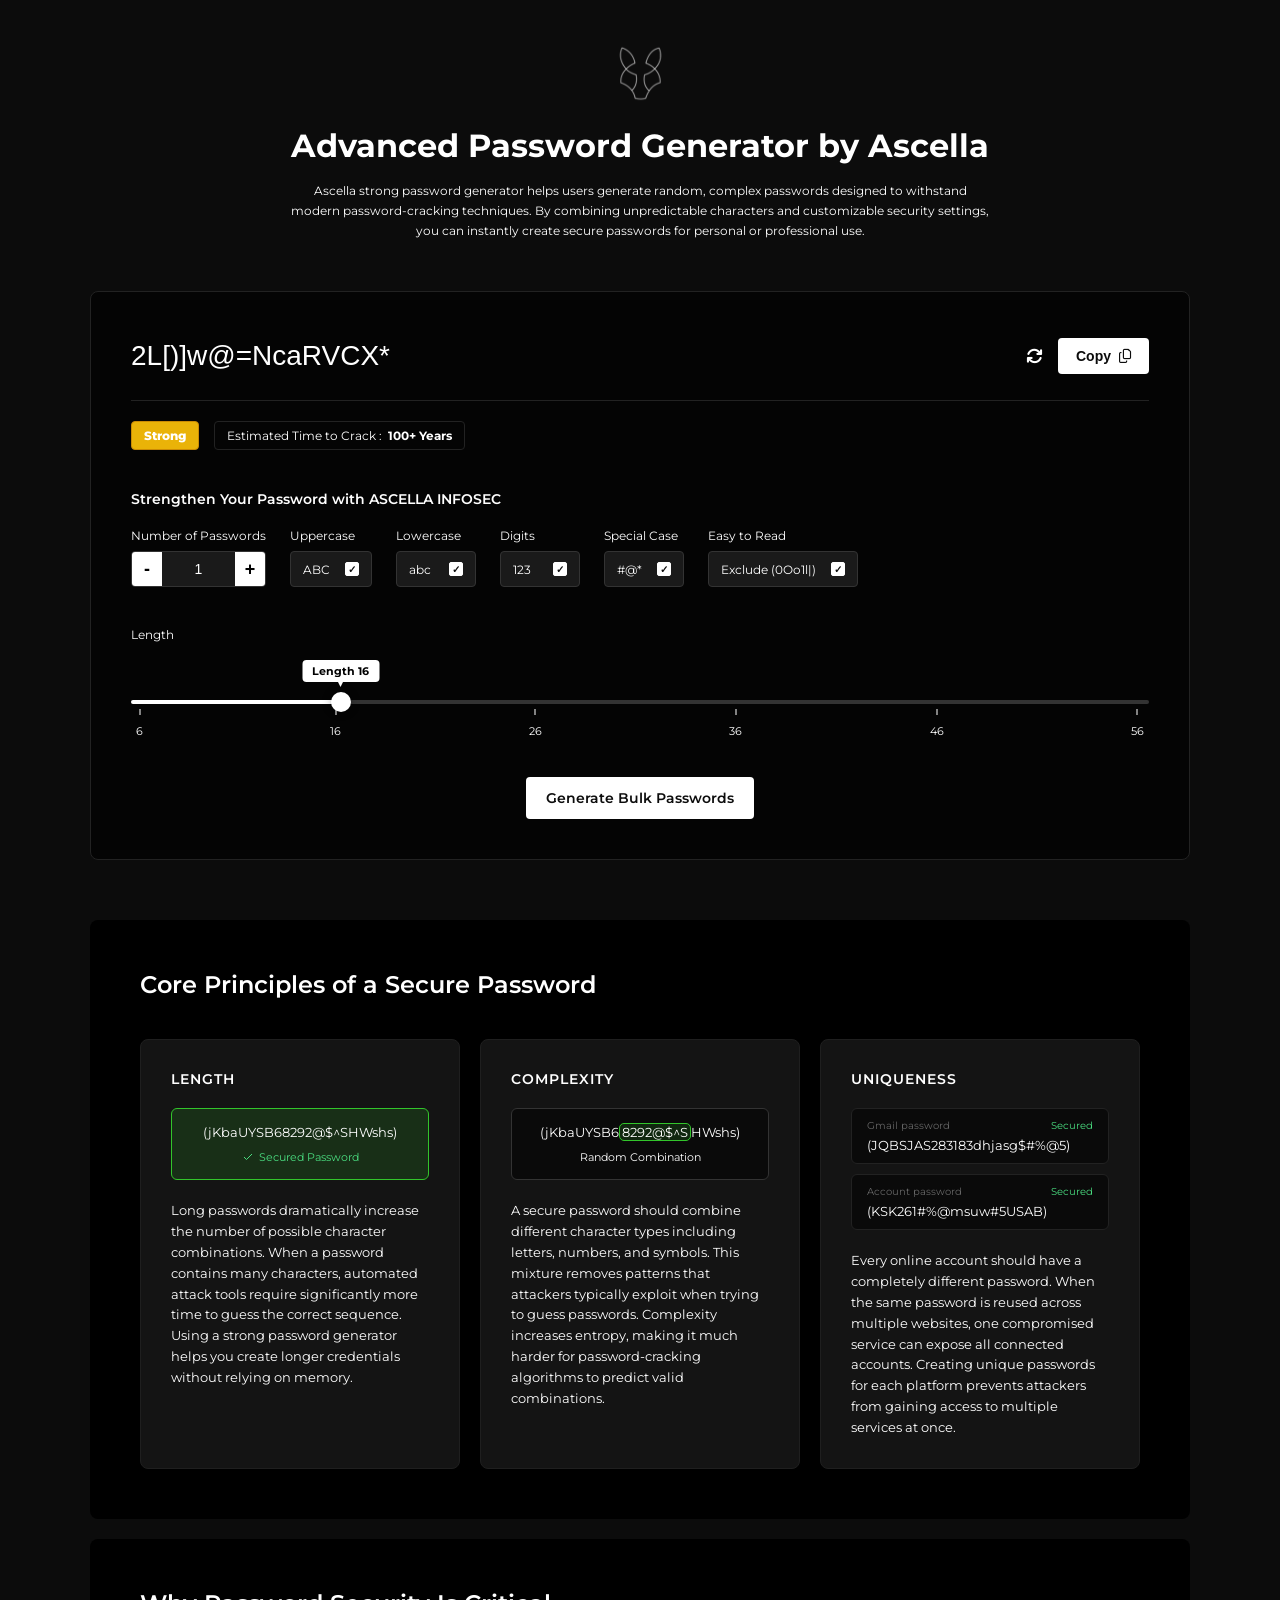
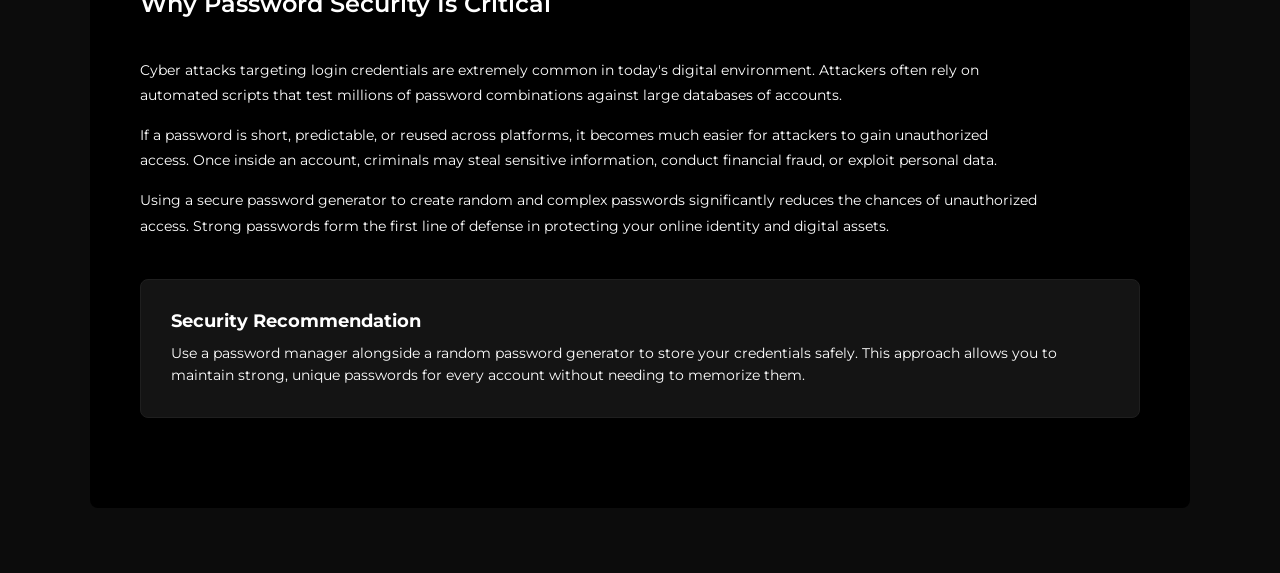
<file: index.html>
<!doctype html>
<html lang="en">
  <head>
    <meta charset="UTF-8" />
    <meta name="viewport" content="width=device-width, initial-scale=1.0" />
    <title>Advanced Password Generator</title>
    <link rel="stylesheet" href="./css/style.css" />

    <link rel="preconnect" href="https://fonts.googleapis.com" />
    <link rel="preconnect" href="https://fonts.gstatic.com" crossorigin />
    <link
      href="https://fonts.googleapis.com/css2?family=Montserrat:wght@400;500;600;700&display=swap"
      rel="stylesheet"
    />

    <link
      rel="stylesheet"
      href="https://cdnjs.cloudflare.com/ajax/libs/font-awesome/6.5.1/css/all.min.css"
    />
  </head>

  <body>
    <div class="container">
      <header class="page-header">
        <div class="logo">
          <img src="Assets/logo.svg" alt="logo" />
        </div>

        <h1>Advanced Password Generator by Ascella</h1>
        <p>
          Ascella strong password generator helps users generate random, complex
          passwords designed to withstand modern password-cracking techniques.
          By combining unpredictable characters and customizable security
          settings, you can instantly create secure passwords for personal or
          professional use.
        </p>
      </header>

      <section class="generator-section">
        <div class="generator-box">
          <div class="display-container">
            <input type="text" id="password-display" readonly />
            <div class="display-actions">
              <button id="refresh-btn">
                <i class="fa-solid fa-arrows-rotate fa-lg"></i>
              </button>
              <button id="copy-btn">
                Copy <i class="fa-regular fa-copy"></i>
              </button>
            </div>
          </div>

          <div class="badges">
            <span class="badge badge-strong">
              <svg
                width="14"
                height="14"
                viewBox="0 0 24 24"
                fill="none"
                stroke="currentColor"
                stroke-width="2"
              >
                <path d="M12 22s8-4 8-10V5l-8-3-8 3v7c0 6 8 10 8 10z" />
                <polyline points="9 12 11 14 15 10" />
              </svg>
              Strong
            </span>
            <span class="badge badge-dark" id="crack-time">
              Estimated Time to Crack :</span
            >
            <!-- <span id="time-name"> Centuries</span> -->
            <!-- <div class="time-to-crack">
            Estimated Time to Crack: <span id="timeToCrack">Few Seconds</span>
          </div> -->
          </div>

          <div class="controls-container">
            <p class="controls-title">
              Strengthen Your Password with ASCELLA INFOSEC
            </p>

            <div class="controls-grid">
              <div class="control-group">
                <label>Number of Passwords</label>
                <div class="stepper">
                  <button id="qty-dec">-</button>
                  <input
                    type="number"
                    id="qty-val"
                    value="1"
                    min="1"
                    max="56"
                    readonly
                  />
                  <button id="qty-inc">+</button>
                </div>
              </div>

              <div class="control-group">
                <label>Uppercase</label>
                <label class="toggle-pill" for="cb-upper">
                  ABC
                  <input type="checkbox" id="cb-upper" checked />
                  <span class="checkmark"></span>
                </label>
              </div>

              <div class="control-group">
                <label>Lowercase</label>
                <label class="toggle-pill" for="cb-lower">
                  abc
                  <input type="checkbox" id="cb-lower" checked />
                  <span class="checkmark"></span>
                </label>
              </div>

              <div class="control-group">
                <label>Digits</label>
                <label class="toggle-pill" for="cb-digits">
                  123
                  <input type="checkbox" id="cb-digits" checked />
                  <span class="checkmark"></span>
                </label>
              </div>

              <div class="control-group">
                <label>Special Case</label>
                <label class="toggle-pill" for="cb-special">
                  #@*
                  <input type="checkbox" id="cb-special" checked />
                  <span class="checkmark"></span>
                </label>
              </div>

              <div class="control-group">
                <label>Easy to Read</label>
                <label class="toggle-pill" for="cb-exclude">
                  Exclude (0Oo1l|)
                  <input type="checkbox" id="cb-exclude" checked />
                  <span class="checkmark"></span>
                </label>
              </div>
            </div>

            <div
              class="control-group length-slider-group"
              style="margin-top: 40px"
            >
              <label
                style="display: flex; column-gap: 0.8%; margin-bottom: 10px"
              >
                <span style="font-size: 12px">Length</span>
                <span
                  id="length-display-text"
                  style="
                    color: var(--text-main);
                    font-weight: 600;
                    font-size: 12px;
                  "
                ></span>
              </label>

              <div class="slider-with-buttons">
                <!-- <button id="slider-dec" class="slider-btn">-</button> -->

                <div class="slider-container">
                  <div id="slider-tooltip" class="slider-tooltip">
                    Length 16
                  </div>

                  <input
                    type="range"
                    id="length-slider"
                    min="6"
                    max="56"
                    value="16"
                    step="10"
                    autocomplete="off"
                  />
                  <div class="slider-labels">
                    <span class="lbl-6">6</span>
                    <span class="lbl-16">16</span>
                    <span class="lbl-26">26</span>
                    <span class="lbl-36">36</span>
                    <span class="lbl-46">46</span>
                    <span class="lbl-56">56</span>
                  </div>
                </div>

                <!-- <button id="slider-inc" class="slider-btn">+</button> -->
              </div>
            </div>
          </div>

          <br />
          <a href="bulk-index.html" class="btn-bulk">
            Generate Bulk Passwords
          </a>
        </div>
      </section>

      <section class="info-section">
        <h2>Core Principles of a Secure Password</h2>
        <div class="cards-grid">
          <div class="card">
            <h3>LENGTH</h3>
            <div class="mock-input success">
              (jKbaUYSB68292@$^SHWshs)
              <span class="success-text">
                <svg
                  width="12"
                  height="12"
                  viewBox="0 0 24 24"
                  fill="none"
                  stroke="currentColor"
                  stroke-width="2"
                >
                  <polyline points="20 6 9 17 4 12" />
                </svg>
                Secured Password
              </span>
            </div>
            <p>
              Long passwords dramatically increase the number of possible
              character combinations. When a password contains many characters,
              automated attack tools require significantly more time to guess
              the correct sequence. Using a strong password generator helps you
              create longer credentials without relying on memory.
            </p>
          </div>
          <div class="card">
            <h3>COMPLEXITY</h3>
            <div class="mock-input default">
              (jKbaUYSB6<span id="highlight">8292@$^S</span>HWshs)
              <span class="default-text">Random Combination</span>
            </div>
            <p>
              A secure password should combine different character types
              including letters, numbers, and symbols. This mixture removes
              patterns that attackers typically exploit when trying to guess
              passwords. Complexity increases entropy, making it much harder for
              password-cracking algorithms to predict valid combinations.
            </p>
          </div>
          <div class="card">
            <h3>UNIQUENESS</h3>
            <div class="mock-input-stack">
              <div class="mock-input mini">
                <div class="mini-header">
                  <span>Gmail password</span> <span class="green">Secured</span>
                </div>
                (JQBSJAS283183dhjasg$#%@5)
              </div>
              <div class="mock-input mini">
                <div class="mini-header">
                  <span>Account password</span>
                  <span class="green">Secured</span>
                </div>
                (KSK261#%@msuw#5USAB)
              </div>
            </div>
            <p>
              Every online account should have a completely different password.
              When the same password is reused across multiple websites, one
              compromised service can expose all connected accounts. Creating
              unique passwords for each platform prevents attackers from gaining
              access to multiple services at once.
            </p>
          </div>
        </div>
      </section>

      <section class="info-section bottom-info">
        <h2>Why Password Security Is Critical</h2>
        <div class="text-content">
          <p>
            Cyber attacks targeting login credentials are extremely common in
            today's digital environment. Attackers often rely on automated
            scripts that test millions of password combinations against large
            databases of accounts.
          </p>
          <p>
            If a password is short, predictable, or reused across platforms, it
            becomes much easier for attackers to gain unauthorized access. Once
            inside an account, criminals may steal sensitive information,
            conduct financial fraud, or exploit personal data.
          </p>
          <p>
            Using a secure password generator to create random and complex
            passwords significantly reduces the chances of unauthorized access.
            Strong passwords form the first line of defense in protecting your
            online identity and digital assets.
          </p>
        </div>

        <div class="recommendation-box">
          <h3>Security Recommendation</h3>
          <p>
            Use a password manager alongside a random password generator to
            store your credentials safely. This approach allows you to maintain
            strong, unique passwords for every account without needing to
            memorize them.
          </p>
        </div>
      </section>
    </div>

    <script src="./js/script.js"></script>
  </body>
</html>
</file>
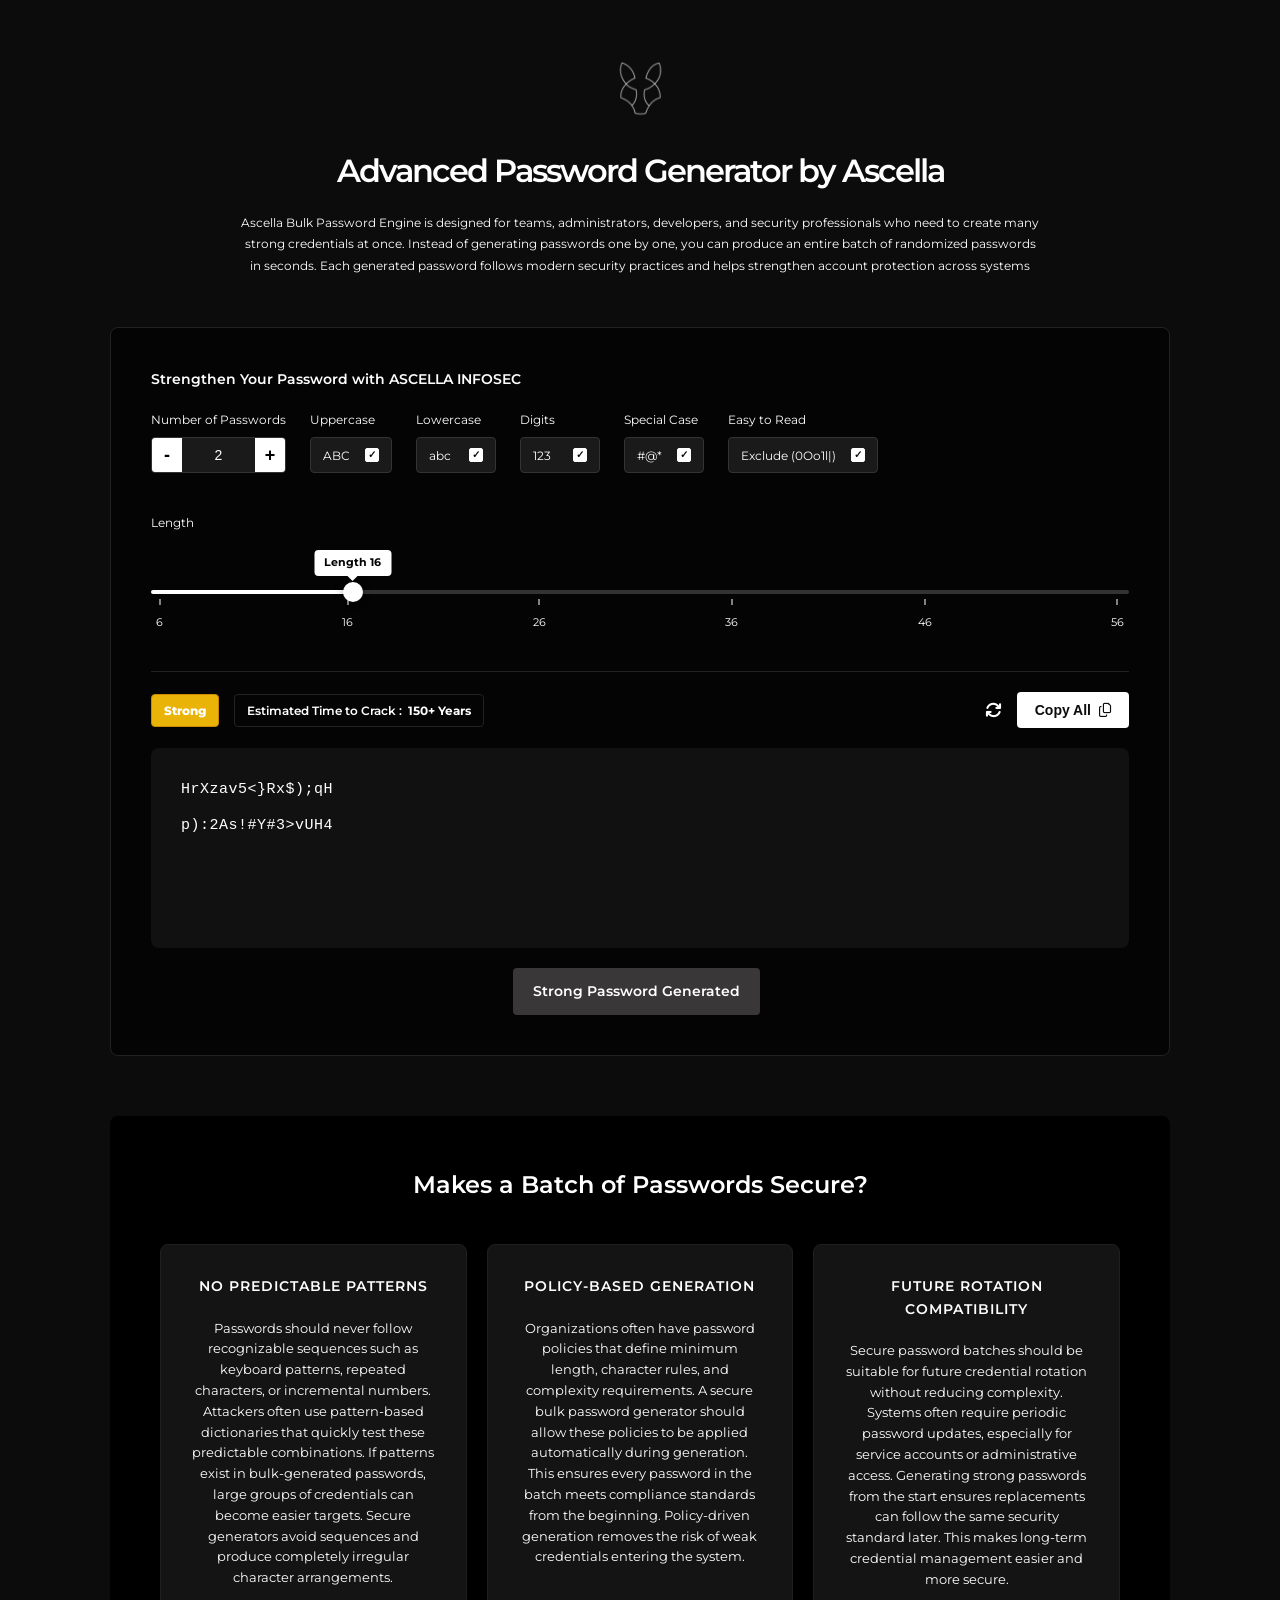
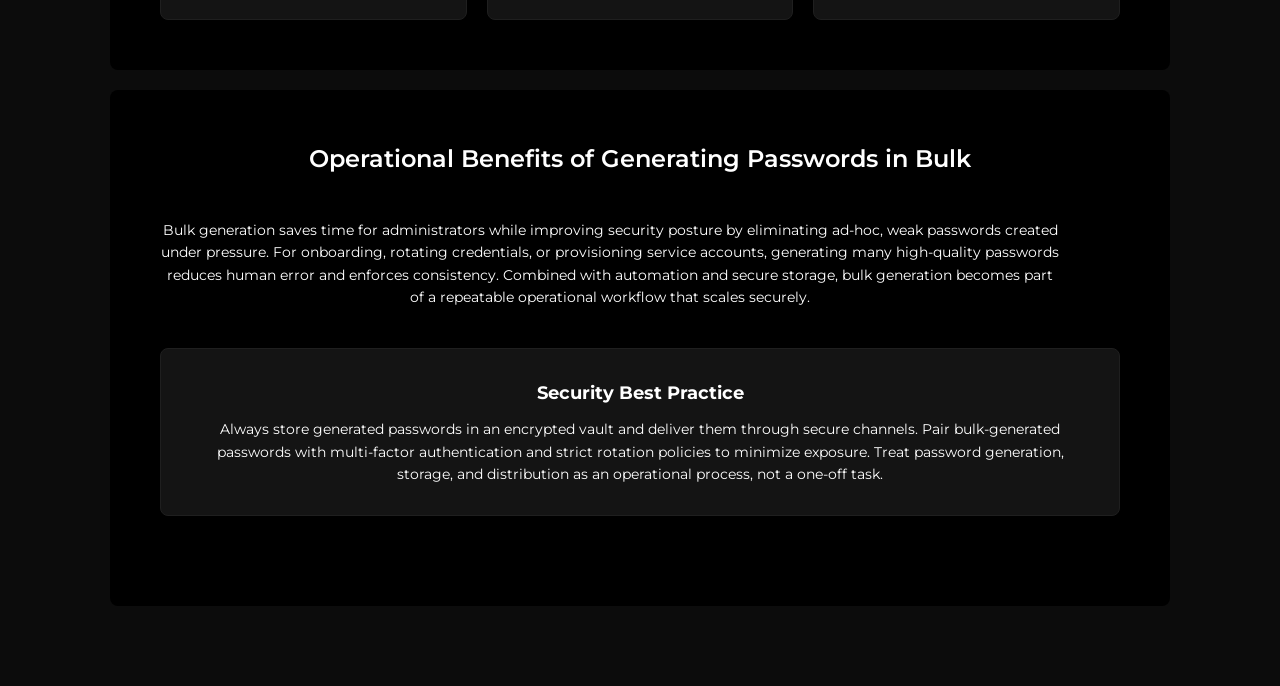
<file: bulk-index.html>
<!doctype html>
<html lang="en">
  <head>
    <meta charset="UTF-8" />
    <meta name="viewport" content="width=device-width, initial-scale=1.0" />
    <title>Advanced Password Generator by Ascella</title>
    <link rel="stylesheet" href="./css/bulk-style.css" />
    
    <link rel="preconnect" href="https://fonts.googleapis.com">
    <link rel="preconnect" href="https://fonts.gstatic.com" crossorigin>
    <link href="https://fonts.googleapis.com/css2?family=Montserrat:wght@400;500;600;700&display=swap" rel="stylesheet">
    
    <link rel="stylesheet" href="https://cdnjs.cloudflare.com/ajax/libs/font-awesome/6.5.1/css/all.min.css">
  </head>
  <body>
    <div class="container">
      <header class="page-header">
          <div class="logo">
            <img src="Assets/logo.svg" alt="logo" />
          </div>
        <h1>Advanced Password Generator by Ascella</h1>
        <p>
          <!-- Ascella Bulk Password Engine is designed for teams, administrators,
          developers, and security professionals who need to create many strong
          credentials at once. Instead of generating passwords one by one, you
          can produce an entire batch of randomized passwords in seconds. Each
          generated password follows modern security practices and helps
          strengthen account protection across systems. -->
          Ascella Bulk Password Engine is designed for teams, administrators, developers, and security professionals who need to create many strong credentials at once. Instead of generating passwords one by one, you can produce an entire batch of randomized passwords in seconds. Each generated password follows modern security practices and helps strengthen account protection across systems
        </p>
      </header>

      <section class="generator-section">
        <div class="generator-box">
          <p class="controls-title">Strengthen Your Password with ASCELLA INFOSEC</p>

          <div class="controls-grid">
            
            <div class="control-group">
              <label>Number of Passwords</label>
              <div class="stepper">
                <button id="qty-dec">-</button>
                <input type="number" id="qty-val" value="2" min="1" max="100" readonly />
                <button id="qty-inc">+</button>
              </div>
            </div>

            <div class="control-group">
              <label>Uppercase</label>
              <label class="toggle-pill" for="cb-upper">
                ABC
                <input type="checkbox" id="cb-upper" checked />
                <span class="checkmark"></span>
              </label>
            </div>
            <div class="control-group">
              <label>Lowercase</label>
              <label class="toggle-pill" for="cb-lower">
                abc
                <input type="checkbox" id="cb-lower" checked />
                <span class="checkmark"></span>
              </label>
            </div>
            <div class="control-group">
              <label>Digits</label>
              <label class="toggle-pill" for="cb-digits">
                123
                <input type="checkbox" id="cb-digits" checked />
                <span class="checkmark"></span>
              </label>
            </div>
            <div class="control-group">
              <label>Special Case</label>
              <label class="toggle-pill" for="cb-special">
                #@*
                <input type="checkbox" id="cb-special" checked/>
                <span class="checkmark"></span>
              </label>
            </div>
            <div class="control-group">
              <label>Easy to Read</label>
              <label class="toggle-pill" for="cb-exclude">
                Exclude (0Oo1l|)
                <input type="checkbox" id="cb-exclude" checked />
                <span class="checkmark"></span>
              </label>
            </div>
          </div>

          <div class="control-group length-slider-group" style="margin-top: 40px; margin-bottom: 40px;">
            <label style="display: flex; column-gap: 5px; margin-bottom: 10px;">
              <span style="font-size: 12px;">Length</span>
              <!-- <span id="length-display-text" style="color: var(--text-main); font-weight: 600; font-size: 12px;">16</span> -->
            </label>
            
           
            <div class="slider-with-buttons">
              <!-- <button id="slider-dec" class="slider-btn">-</button> -->
              
              <div class="slider-container">
                <div id="slider-tooltip" class="slider-tooltip">Length 16</div>
                
                <input type="range" id="length-slider" min="6" max="56" value="16" step="1" />
                <div class="slider-labels">
                  <span class="lbl-6">6</span>
                  <span class="lbl-12">16</span>
                  <span class="lbl-16">26</span>
                  <span class="lbl-20">36</span>
                  <span class="lbl-20">46</span>
                  <span class="lbl-20">56</span>
                  <!-- <span class="lbl-64">64</span>
                  <span class="lbl-128">128</span> -->
                </div>
              </div>

              <!-- <button id="slider-inc" class="slider-btn">+</button> -->
            </div>

          </div>

          <div class="action-bar">
            <div class="badges">
              <span class="badge badge-strong">
                <svg width="14" height="14" viewBox="0 0 24 24" fill="none" stroke="currentColor" stroke-width="2">
                  <path d="M12 22s8-4 8-10V5l-8-3-8 3v7c0 6 8 10 8 10z" />
                  <polyline points="9 12 11 14 15 10" />
                </svg>
                Strong
              </span>
              <span class="badge badge-dark" id="crack-time">Estimated Time to Crack: Centuries</span>
            </div>

            <div class="display-actions">
              <button id="refresh-btn" title="Regenerate Batch">
                <i class="fa-solid fa-arrows-rotate fa-lg"></i>
              </button>
              <button id="copy-btn">
                Copy All <i class="fa-regular fa-copy"></i>
              </button>
            </div>
          </div>

          <div class="bulk-output-container">
            <div id="bulk-display"></div>
          </div>
          
          <div class="btn-bulk" style="margin-top: 20px;"> Strong Password Generated</div>
          
        </div>
      </section>

      <section class="info-section">
        <h2>Makes a Batch of Passwords Secure?</h2>
        <div class="cards-grid">
          <div class="card">
            <h3>NO PREDICTABLE PATTERNS</h3>
            <p>
              Passwords should never follow recognizable sequences such as
              keyboard patterns, repeated characters, or incremental numbers.
              Attackers often use pattern-based dictionaries that quickly test
              these predictable combinations. If patterns exist in
              bulk-generated passwords, large groups of credentials can become
              easier targets. Secure generators avoid sequences and produce
              completely irregular character arrangements.
            </p>
          </div>
          <div class="card">
            <h3>POLICY-BASED GENERATION</h3>
            <p>
              Organizations often have password policies that define minimum
              length, character rules, and complexity requirements. A secure
              bulk password generator should allow these policies to be applied
              automatically during generation. This ensures every password in
              the batch meets compliance standards from the beginning.
              Policy-driven generation removes the risk of weak credentials
              entering the system.
            </p>
          </div>
          <div class="card">
            <h3>FUTURE ROTATION COMPATIBILITY</h3>
            <p>
              Secure password batches should be suitable for future credential
              rotation without reducing complexity. Systems often require
              periodic password updates, especially for service accounts or
              administrative access. Generating strong passwords from the start
              ensures replacements can follow the same security standard later.
              This makes long-term credential management easier and more secure.
            </p>
          </div>
        </div>
      </section>

      <section class="info-section bottom-info">
        <h2>Operational Benefits of Generating Passwords in Bulk</h2>
        <div class="text-content">
          <p>
            Bulk generation saves time for administrators while improving
            security posture by eliminating ad-hoc, weak passwords created under
            pressure. For onboarding, rotating credentials, or provisioning
            service accounts, generating many high-quality passwords reduces
            human error and enforces consistency. Combined with automation and
            secure storage, bulk generation becomes part of a repeatable
            operational workflow that scales securely.
          </p>
        </div>

        <div class="recommendation-box">
          <h3>Security Best Practice</h3>
          <p>
            Always store generated passwords in an encrypted vault and deliver
            them through secure channels. Pair bulk-generated passwords with
            multi-factor authentication and strict rotation policies to minimize
            exposure. Treat password generation, storage, and distribution as an
            operational process, not a one-off task.
          </p>
        </div>
       
      </section>
    </div>

    <script src="./js/bulk-script.js"></script>
  </body>
</html>
</file>
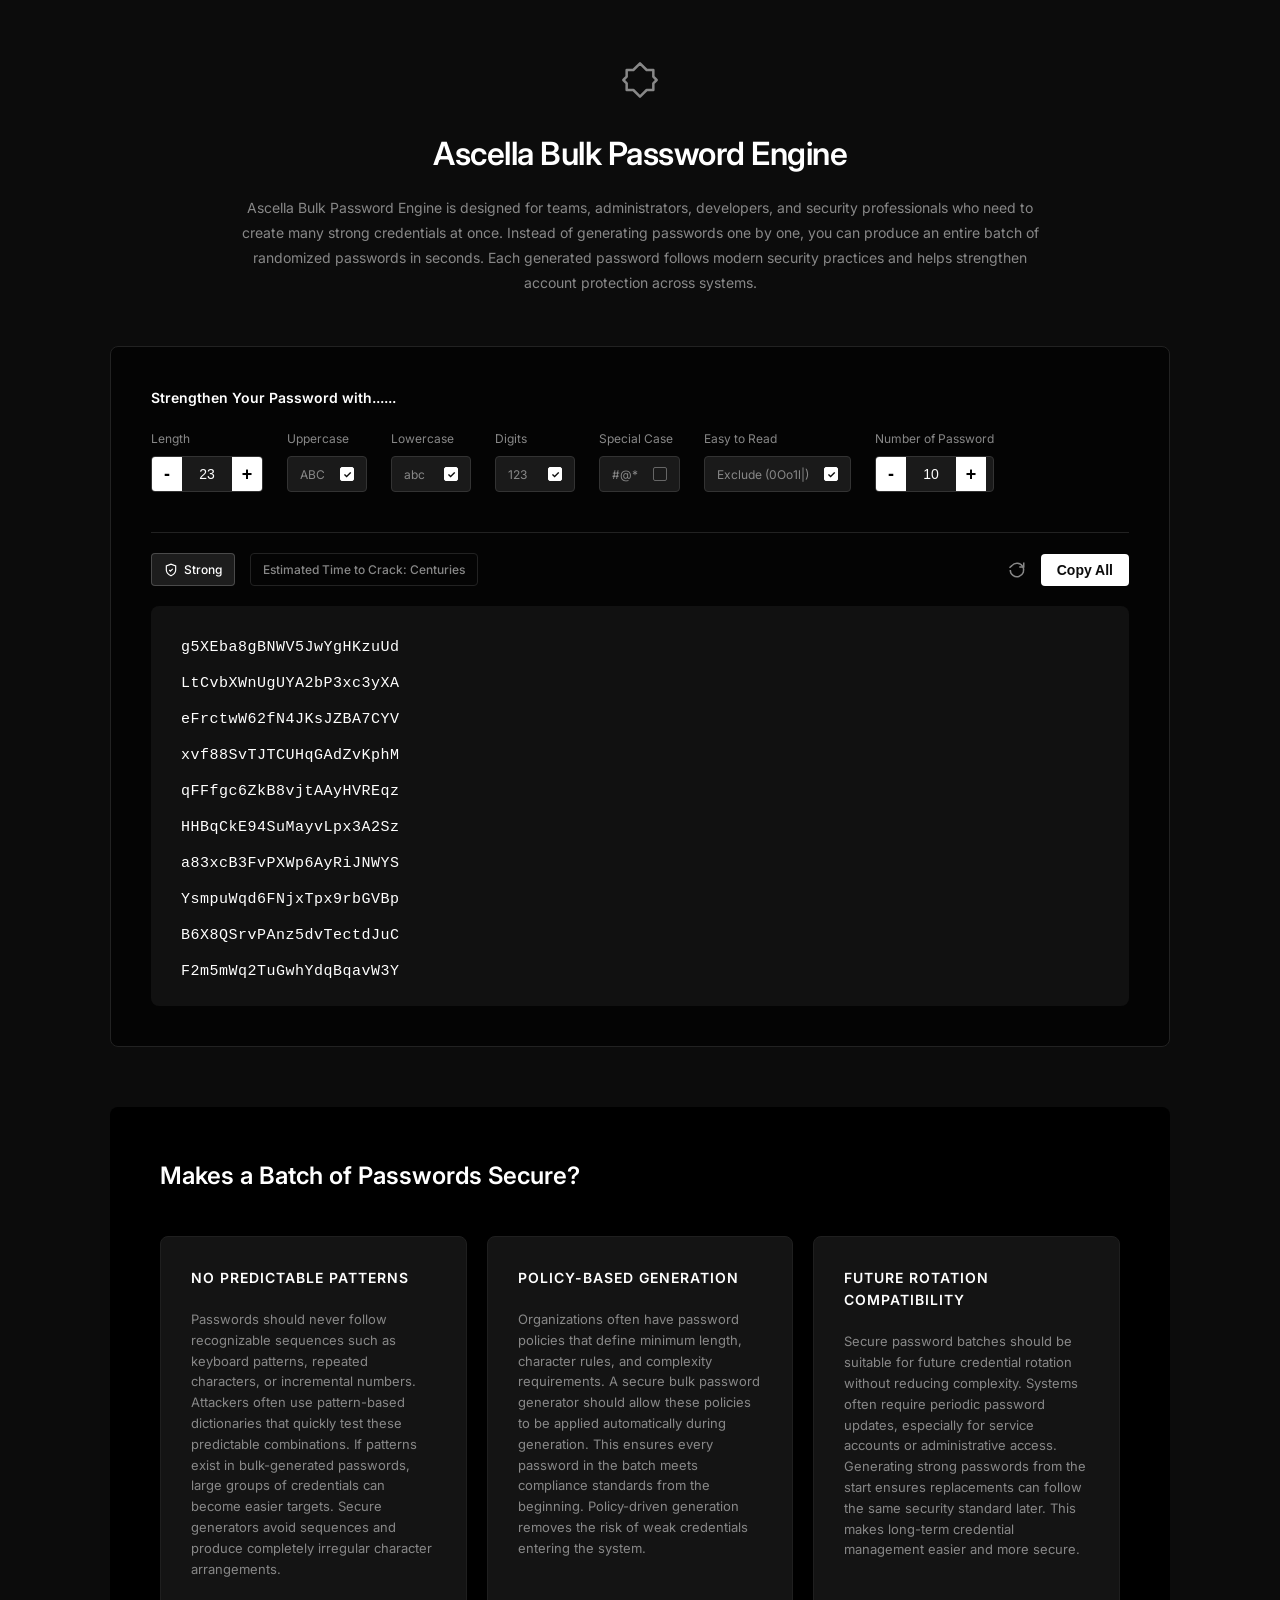
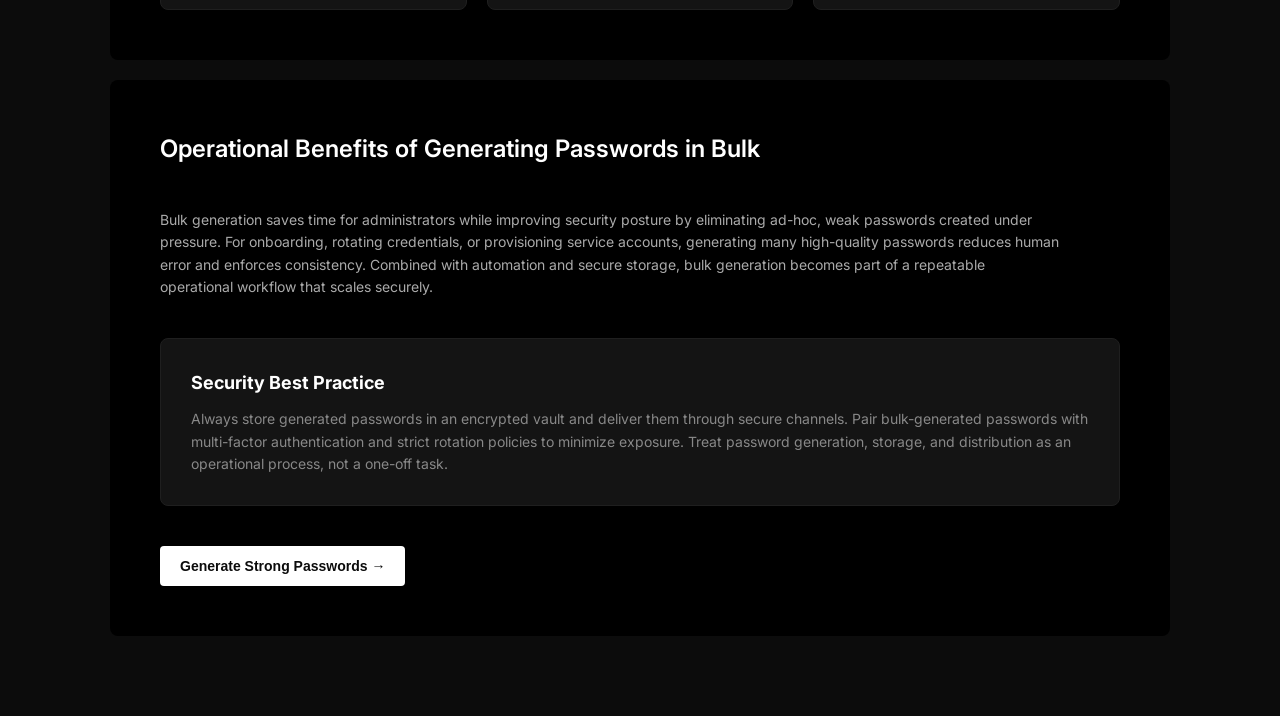
<file: Pages/bulk-index.html>
<!doctype html>
<html lang="en">
  <head>
    <meta charset="UTF-8" />
    <meta name="viewport" content="width=device-width, initial-scale=1.0" />
    <title>Ascella Bulk Password Engine</title>
    <link rel="stylesheet" href="bulk-style.css" />
    <link
      href="https://fonts.googleapis.com/css2?family=Inter:wght@300;400;500;600;700&display=swap"
      rel="stylesheet"
    />
  </head>
  <body>
    <div class="container">
      <header class="page-header">
        <div class="logo">
          <svg
            width="40"
            height="40"
            viewBox="0 0 24 24"
            fill="none"
            stroke="currentColor"
            stroke-width="1.5"
            stroke-linecap="round"
            stroke-linejoin="round"
          >
            <path
              d="M12 2L8 6H4v4l-2 2 2 2v4h4l4 4 4-4h4v-4l2-2-2-2V6h-4L12 2z"
            />
          </svg>
        </div>
        <h1>Ascella Bulk Password Engine</h1>
        <p>
          Ascella Bulk Password Engine is designed for teams, administrators,
          developers, and security professionals who need to create many strong
          credentials at once. Instead of generating passwords one by one, you
          can produce an entire batch of randomized passwords in seconds. Each
          generated password follows modern security practices and helps
          strengthen account protection across systems.
        </p>
      </header>

      <section class="generator-section">
        <div class="generator-box">
          <p class="controls-title">Strengthen Your Password with......</p>

          <div class="controls-grid">
            <div class="control-group">
              <label>Length</label>
              <div class="stepper">
                <button id="length-dec">-</button>
                <input
                  type="number"
                  id="length-val"
                  value="23"
                  min="4"
                  max="128"
                  readonly
                />
                <button id="length-inc">+</button>
              </div>
            </div>

            <div class="control-group">
              <label>Uppercase</label>
              <label class="toggle-pill" for="cb-upper">
                ABC
                <input type="checkbox" id="cb-upper" checked />
                <span class="checkmark"></span>
              </label>
            </div>
            <div class="control-group">
              <label>Lowercase</label>
              <label class="toggle-pill" for="cb-lower">
                abc
                <input type="checkbox" id="cb-lower" checked />
                <span class="checkmark"></span>
              </label>
            </div>
            <div class="control-group">
              <label>Digits</label>
              <label class="toggle-pill" for="cb-digits">
                123
                <input type="checkbox" id="cb-digits" checked />
                <span class="checkmark"></span>
              </label>
            </div>
            <div class="control-group">
              <label>Special Case</label>
              <label class="toggle-pill" for="cb-special">
                #@*
                <input type="checkbox" id="cb-special" />
                <span class="checkmark"></span>
              </label>
            </div>
            <div class="control-group">
              <label>Easy to Read</label>
              <label class="toggle-pill" for="cb-exclude">
                Exclude (0Oo1l|)
                <input type="checkbox" id="cb-exclude" checked />
                <span class="checkmark"></span>
              </label>
            </div>

            <div class="control-group">
              <label>Number of Password</label>
              <div class="stepper">
                <button id="qty-dec">-</button>
                <input
                  type="number"
                  id="qty-val"
                  value="10"
                  min="1"
                  max="100"
                  readonly
                />
                <button id="qty-inc">+</button>
              </div>
            </div>
          </div>

          <div class="action-bar">
            <div class="badges">
              <span class="badge badge-strong">
                <svg
                  width="14"
                  height="14"
                  viewBox="0 0 24 24"
                  fill="none"
                  stroke="currentColor"
                  stroke-width="2"
                >
                  <path d="M12 22s8-4 8-10V5l-8-3-8 3v7c0 6 8 10 8 10z" />
                  <polyline points="9 12 11 14 15 10" />
                </svg>
                Strong
              </span>
              <span class="badge badge-dark" id="crack-time"
                >Estimated Time to Crack: Centuries</span
              >
            </div>

            <div class="display-actions">
              <button id="refresh-btn" title="Regenerate Batch">
                <svg
                  width="18"
                  height="18"
                  viewBox="0 0 24 24"
                  fill="none"
                  stroke="currentColor"
                  stroke-width="2"
                >
                  <path d="M21 2v6h-6" />
                  <path d="M3 12a9 9 0 1 0 2.13-5.83L2 9" />
                </svg>
              </button>
              <button id="copy-btn">Copy All</button>
            </div>
          </div>

          <div class="bulk-output-container">
            <div id="bulk-display"></div>
          </div>
        </div>
      </section>

      <section class="info-section">
        <h2>Makes a Batch of Passwords Secure?</h2>
        <div class="cards-grid">
          <div class="card">
            <h3>NO PREDICTABLE PATTERNS</h3>
            <p>
              Passwords should never follow recognizable sequences such as
              keyboard patterns, repeated characters, or incremental numbers.
              Attackers often use pattern-based dictionaries that quickly test
              these predictable combinations. If patterns exist in
              bulk-generated passwords, large groups of credentials can become
              easier targets. Secure generators avoid sequences and produce
              completely irregular character arrangements.
            </p>
          </div>
          <div class="card">
            <h3>POLICY-BASED GENERATION</h3>
            <p>
              Organizations often have password policies that define minimum
              length, character rules, and complexity requirements. A secure
              bulk password generator should allow these policies to be applied
              automatically during generation. This ensures every password in
              the batch meets compliance standards from the beginning.
              Policy-driven generation removes the risk of weak credentials
              entering the system.
            </p>
          </div>
          <div class="card">
            <h3>FUTURE ROTATION COMPATIBILITY</h3>
            <p>
              Secure password batches should be suitable for future credential
              rotation without reducing complexity. Systems often require
              periodic password updates, especially for service accounts or
              administrative access. Generating strong passwords from the start
              ensures replacements can follow the same security standard later.
              This makes long-term credential management easier and more secure.
            </p>
          </div>
        </div>
      </section>

      <section class="info-section bottom-info">
        <h2>Operational Benefits of Generating Passwords in Bulk</h2>
        <div class="text-content">
          <p>
            Bulk generation saves time for administrators while improving
            security posture by eliminating ad-hoc, weak passwords created under
            pressure. For onboarding, rotating credentials, or provisioning
            service accounts, generating many high-quality passwords reduces
            human error and enforces consistency. Combined with automation and
            secure storage, bulk generation becomes part of a repeatable
            operational workflow that scales securely.
          </p>
        </div>

        <div class="recommendation-box">
          <h3>Security Best Practice</h3>
          <p>
            Always store generated passwords in an encrypted vault and deliver
            them through secure channels. Pair bulk-generated passwords with
            multi-factor authentication and strict rotation policies to minimize
            exposure. Treat password generation, storage, and distribution as an
            operational process, not a one-off task.
          </p>
        </div>
        <a href="/PasswordGenerator1/index.html">
          <button class="btn-bulk">Generate Strong Passwords &rarr;</button>
        </a>
      </section>
    </div>

    <script src="bulk-script.js"></script>
  </body>
</html>
</file>
<file: css/style.css>
:root {
    --bg-color: #0c0c0c;
    --box-bg: #040404;
    --card-bg: #141414;
    --text-main: #ffffff;
    --text-muted: #ffffff;
    --accent: #ffffff;
    --border-color: #222222;
    --success: #4ade80;
    --font-family: 'Montserrat';
}

* {
    box-sizing: border-box;
    margin: 0;
    padding: 0;
}

body {
    background-color: var(--bg-color);
    font-family: var(--font-family);
    text-align: center;
}

.container {
    max-width: 1100px;
    margin: 0 auto;
    padding-top: 5vh;
    padding-bottom: 5vh;
    
}

/* Header */
.page-header {
    color: var(--text-main);
    text-align: center;
    max-width: 700px;
    margin: 0 auto 50px auto;
}

.logo img {
    color: white;  
    /* width: 40px;
    height: 40px; */
    object-fit: cover;
    margin-bottom: 20px;
}

.page-header h1 {
    font-size: 32px;
    font-weight: 500px;
    margin-bottom: 16px;
    letter-spacing: -2%;
}

.page-header p {
    color: rgba(255, 255, 255);
    font-size: 12px;
    line-height: 20px;
}

/* Generator Section */
.generator-box {
    background-color: var(--box-bg);
    border: 1px solid var(--border-color);
    border-radius: 8px;
    padding: 40px;
    margin-bottom: 60px;
}

.display-container {
    display: flex;
    justify-content: space-between;
    align-items: center;
    border-bottom: 1px solid var(--border-color);
    padding-bottom: 20px;
    margin-bottom: 20px;
}

#password-display {
    background: transparent;
    border: none;
    color: var(--text-main);
    font-size: 28px;
    width: 100%;
    outline: none;
    letter-spacing: -2%;
    line-height: 48px;
}

.display-actions {
    display: flex;
    gap: 15px;
    align-items: center;
}

#refresh-btn {
    background: transparent;
    border: none;
    color: white;
    cursor: pointer;
    display: flex;
    align-items: center;
    transition: transform 0.2s;
}

#refresh-btn:hover {
    transform: scale(1.1) rotate(45deg);
}

#copy-btn {
    background: var(--text-main);
    color: var(--bg-color);
    border: none;
    padding: 10px 18px;
    border-radius: 4px;
    font-weight: 600;
    font-size: 14px;
    cursor: pointer;
    transition: opacity 0.2s;
    display: flex;
    gap: 8px;
    align-items: center;
}

#copy-btn:hover {
    opacity: 0.8;
}

.badges {
    display: flex;
    gap: 15px;
    margin-bottom: 40px;
}

/* Base Badge Styles (Ensures smooth color transitions) */
.badge {
    font-size: 12px;
    padding: 6px 12px;
    border-radius: 4px;
    display: flex;
    align-items: center;
    gap: 6px;
    /* font-weight: 600; */
    transition: background-color 0.3s ease, color 0.3s ease;
}

/* Dynamic Strength Colors */
.badge-bad, .badge-weak {
    background-color: #ef4444; /* Red */
    color: #ffffff;
    border: 1px solid #dc2626;
    font-weight: 800;
}

.badge-good {
    background-color: #f59e0b; /* Orange */
    color: #ffffff;
    border: 1px solid #d97706;
    font-weight: 800;
}

.badge-strong {
    background-color: #eab308; /* Yellow */
    color: #ffffff;
    border: 1px solid #ca8a04;
    font-weight: 800;
}

.badge-very-strong {
    background-color: #22c55e; /* Green */
    color: #ffffff;
    border: 1px solid #16a34a;
    font-weight: 800;
}

/* The dark badge next to it */
.badge-dark {
    background-color: transparent;
    color: var(--text-muted);
    border: 1px solid var(--border-color);
}

/* Controls */
.controls-container {
    text-align: left;
}

.controls-title {
    font-size: 14px;
    font-weight: 600;
    margin-bottom: 20px;
    color: var(--text-main);
}

.controls-grid {
    display: flex;
    flex-wrap: wrap;
    gap: 24px;
    align-items: flex-end;
}

.control-group {
    display: flex;
    flex-direction: column;
    gap: 8px;
}

.control-group label {
    font-size: 12px;
    color: white;
}

.stepper {
    display: flex;
    justify-content: space-between;
    align-items: center;
    background: #1a1a1a;
    border-radius: 4px;
    border: 1px solid #333;
    overflow: hidden;
    height: 36px;
}

.stepper button {
    background: #fff;
    color: #000;
    border: none;
    width: 30px;
    height: 100%;
    cursor: pointer;
    font-size: 18px;
    font-weight: bold;
    display: flex;
    align-items: center;
    justify-content: space-evenly;
}

.stepper input {
    background: transparent;
    border: none;
    color: var(--text-main);
    text-align: center;
    width: 50px;
    font-size: 14px;
    outline: none;
    -moz-appearance: textfield;
}

.stepper input::-webkit-outer-spin-button,
.stepper input::-webkit-inner-spin-button {
    -webkit-appearance: none;
    margin: 0;
}

/* Toggle Pills */
.toggle-pill {
    display: flex;
    align-items: center;
    justify-content: space-between;
    background: #1a1a1a;
    border: 1px solid #333;
    padding: 0 12px;
    height: 36px;
    border-radius: 4px;
    cursor: pointer;
    font-size: 13px;
    color: var(--text-main);
    min-width: 80px;
    gap: 15px;
    user-select: none;
}

.toggle-pill input {
    display: none;
}

.toggle-pill .checkmark {
    width: 14px;
    height: 14px;
    background: transparent;
    border: 1px solid #666;
    border-radius: 2px;
    display: flex;
    align-items: center;
    justify-content: center;
}

.toggle-pill input:checked ~ .checkmark {
    background: var(--text-main);
    border-color: var(--text-main);
}

.toggle-pill input:checked ~ .checkmark::after {
    content: "✓";
    color: var(--bg-color);
    font-size: 10px;
    font-weight: bold;
}

.btn-bulk {
    display: inline-block;
    background: var(--text-main);
    color: var(--bg-color);
    border: none;
    padding: 12px 20px;
    border-radius: 4px;
    font-weight: 600;
    font-size: 14px;
    cursor: pointer;
    text-decoration: none;
    margin-top: 20px;
    transition: opacity 0.2s;
}

.btn-bulk:hover {
    opacity: 0.8;
}

/* Info Sections */
.info-section {
    background: #000000;
    padding: 50px;
    border-radius: 8px;
    margin-bottom: 20px;
    text-align: left;
}

.info-section h2 {
    font-size: 24px;
    font-weight: 600;
    margin-bottom: 40px;
    color: var(--text-main);
}

.cards-grid {
    display: grid;
    grid-template-columns: repeat(3, 1fr);
    gap: 20px;
}

.card {
    background: var(--card-bg);
    padding: 30px;
    border-radius: 8px;
    border: 1px solid #1f1f1f;  
    transition: transform 0.2s ease;
}

.card:hover {
    transform: scale(1.05);
}

.card h3 {
    font-size: 14px;
    font-weight: 600;
    letter-spacing: 1px;
    margin-bottom: 20px;
    color: var(--text-main);
}

.card p {
    font-size: 13px;
    color: var(--text-muted);
    line-height: 1.6;
}

.mock-input {
    background: #0a0a0a;
    border: 1px solid #222;
    padding: 15px;
    border-radius: 6px;
    font-size: 13px;
    color: var(--text-main);
    margin-bottom: 20px;
    display: flex;
    flex-direction: column;
    align-items: center;
    text-align: center;
    word-break: break-all;
}

.mock-input.success {
    background-color: rgba(50, 197, 43, 0.15);
    border: 1px solid #32C52B;
}

.success-text {
    color: var(--success);
    font-size: 11px;
    display: flex;
    align-items: center;
    gap: 5px;
    margin-top: 10px;
}

.mock-input.default {
    border-color: #333;
    display: block;
}

.default-text {
    color: white;
    font-size: 11px;
    margin-top: 10px;
    display: block;
}

#highlight {
    background-color: rgba(50, 197, 43, 0.15);
    padding: 0 2px;
    border: 1px solid #32C52B;
    border-radius: 5px;
}

.mock-input-stack {
    display: flex;
    flex-direction: column;
    gap: 10px;
    margin-bottom: 20px;
}

.mock-input.mini {
    padding: 10px 15px;
    align-items: flex-start;
    text-align: left;
    margin-bottom: 0;
}

.mini-header {
    display: flex;
    justify-content: space-between;
    width: 100%;
    font-size: 10px;
    color: #666;
    margin-bottom: 5px;
}

.mini-header .green {
    color: var(--success);
}

/* Bottom Info */
.bottom-info .text-content {
    display: flex;
    flex-direction: column;
    gap: 15px;
    color: white;
    font-size: 14px;
    margin-bottom: 40px;
    max-width: 900px;
    line-height: 1.8;
}

.recommendation-box {
    background: var(--card-bg);
    border: 1px solid #1f1f1f;
    padding: 30px;
    border-radius: 8px;
    margin-bottom: 40px;
    transition: transform 0.2s ease;
}

.recommendation-box:hover {
    transform: scale(1.02);
}

.recommendation-box h3 {
    font-size: 18px;
    margin-bottom: 10px;
    color: var(--text-main);
}

.recommendation-box p {
    color: white;
    font-size: 14px;
    line-height: 1.6;
}

@media (max-width: 900px) {
    .cards-grid {
        grid-template-columns: 1fr;
    }
    #password-display {
        font-size: 24px;
    }
    .controls-grid {
        justify-content: center;
    }
}

/* =========================================
   Custom Range Slider
   ========================================= */
/* .slider-container {
    position: relative;
    width: 100%;
    padding-top: 10px;
} */

/* Make room for the tooltip above the slider */
.slider-container {
    flex-grow: 1;
    position: relative;
    width: 100%;
    /* padding-top: 35px; Increased to fit tooltip */
}

/* The Tooltip Box */
.slider-tooltip {
    position: absolute;
    top: 0;
    left: 50%; /* JS will override this */
    transform: translateX(-50%);
    background-color: #ffffff;
    color: #000000;
    padding: 4px 10px;
    border-radius: 4px;
    font-size: 11px;
    font-weight: 700;
    white-space: nowrap;
    pointer-events: none; /* Lets you click "through" it to grab the slider */
    transition: left 0.1s ease-out; /* Smooth tracking */
    z-index: 10;
}

/* The Downward Arrow on the Tooltip */
.slider-tooltip::after {
    content: '';
    position: absolute;
    bottom: -5px; /* Position below the box */
    left: 50%;
    transform: translateX(-50%);
    border-width: 10px 5px 0;
    border-style: solid;
    border-color: #ffffff transparent transparent transparent;
}

input[type=range] {
    -webkit-appearance: none;
    width: 100%;
    height: 4px;
    background: #333333; /* Base track color */
    border-radius: 2px;
    outline: none;
    margin: 15px 0;
}

/* The thumb (circle) */
input[type=range]::-webkit-slider-thumb {
    -webkit-appearance: none;
    height: 20px;
    width: 20px;
    border-radius: 50%;
    background: #ffffff;
    cursor: pointer;
    margin-top: -8px; 
    box-shadow: 0 0 10px rgba(0,0,0,0.3);
    transition: transform 0.1s;
}

input[type=range]::-webkit-slider-thumb:hover {
    transform: scale(1.1);
}

/* Invisible track */
input[type=range]::-webkit-slider-runnable-track {
    width: 100%;
    height: 5px;
    cursor: pointer;
    background: transparent; 
}

/* Tick mark labels */
.slider-labels {
    display: flex;
    justify-content: space-between;
    margin-top: 5px;
    color: var(--text-muted);
    font-size: 11px;
    padding: 0 5px;
}

.slider-labels span {
    position: relative;
}

/* The tiny lines above the numbers */
.slider-labels span::before {
    content: '';
    position: absolute;
    top: -15px;
    left: 50%;
    transform: translateX(-50%);
    width: 1px;
    height: 6px;
    background-color: var(--text-muted);
}

/* =========================================
   Slider With Buttons Layout
   ========================================= */
.slider-with-buttons {
    display: flex;
    align-items: flex-start; /* Aligns to top so it matches the slider track, not the labels below */
    gap: 15px;
    width: 100%;
}

.slider-btn {
    background: #1a1a1a;
    color: #ffffff;
    border: 1px solid #333;
    border-radius: 4px;
    width: 36px;
    height: 36px;
    font-size: 18px;
    font-weight: bold;
    cursor: pointer;
    display: flex;
    align-items: center;
    justify-content: center;
    transition: background-color 0.2s;
    /* Small margin to visually center the button against the actual range track, ignoring the labels */
    margin-top: 2px; 
}

.slider-btn:hover {
    background: #333;
}

.slider-btn:active {
    transform: scale(0.95);
}

/* Ensure the container takes up the remaining space */
.slider-container {
    flex-grow: 1;
    position: relative;
    width: 100%;
    /* padding-top: 8px; Adjusted padding */
    padding-top: 2.5%;
}
</file>
<file: css/bulk-style.css>
:root {
    --bg-color: #0c0c0c;
    --box-bg: #040404;
    --card-bg: #141414;
    --text-main: #ffffff;
    --text-muted: #ffffff;
    --accent: #ffffff;
    --border-color: #222222;
    --success: #4ade80;
    --font-family: 'Montserrat';
}

* {
    box-sizing: border-box;
    margin: 0;
    padding: 0;
}

body {
    background-color: var(--bg-color);
    color: var(--text-main);
    font-family: var(--font-family);
    line-height: 1.6;
    -webkit-font-smoothing: antialiased;
    text-align: center;
}

.container {
    max-width: 1100px;
    margin: 0 auto;
    padding: 60px 20px;
}

/* Header */
.page-header {
    text-align: center;
    max-width: 800px;
    margin: 0 auto 50px auto;
}

.logo img {
    color: white;  
    /* width: 40px;
    height: 40px; */
    object-fit: cover;
    margin-bottom: 20px;
}

.page-header h1 {
    font-size: 32px;
    font-weight: 600;
    margin-bottom: 16px;
    letter-spacing: -2px;
}

.page-header p {
    /* width: 764px; */
    color: rgba(255, 255, 255);
    font-size: 12px;
    line-height: 1.8;
}

/* Generator Section */
.generator-box {
    background-color: var(--box-bg);
    border: 1px solid var(--border-color);
    border-radius: 8px;
    padding: 40px;
    margin-bottom: 60px;
    text-align: start;
}

.controls-title {
    font-size: 14px;
    font-weight: 600;
    margin-bottom: 20px;
}

.controls-grid {
    display: flex;
    flex-wrap: wrap;
    gap: 24px;
    align-items: flex-end;
    margin-bottom: 20px;
}

.control-group {
    display: flex;
    flex-direction: column;
    gap: 8px;
}

.control-group label {
    font-size: 12px;
    color: white;
}

/* Stepper Input */
.stepper {
    display: flex;
    justify-content: space-between;
    align-items: center;
    background: #1a1a1a;
    border-radius: 4px;
    border: 1px solid #333;
    overflow: hidden;
    height: 36px;
}

.stepper button {
    background: #fff;
    color: #000;
    border: none;
    width: 30px;
    height: 100%;
    cursor: pointer;
    font-size: 18px;
    font-weight: bold;
    display: flex;
    align-items: center;
    justify-content: center;
}

.stepper input {
    background: transparent;
    border: none;
    color: var(--text-main);
    text-align: center;
    width: 50px;
    font-size: 14px;
    outline: none;
    -moz-appearance: textfield;
}
.stepper input::-webkit-outer-spin-button,
.stepper input::-webkit-inner-spin-button {
    -webkit-appearance: none;
    margin: 0;
}

/* Toggle Pills */
.toggle-pill {
    display: flex;
    align-items: center;
    justify-content: space-between;
    background: #1a1a1a;
    border: 1px solid #333;
    padding: 0 12px;
    height: 36px;
    border-radius: 4px;
    cursor: pointer;
    font-size: 13px;
    color: var(--text-main);
    min-width: 80px;
    gap: 15px;
    user-select: none;
}

.toggle-pill input {
    display: none;
}

.toggle-pill .checkmark {
    width: 14px;
    height: 14px;
    background: transparent;
    border: 1px solid #666;
    border-radius: 2px;
    display: flex;
    align-items: center;
    justify-content: center;
}

.toggle-pill input:checked ~ .checkmark {
    background: var(--text-main);
    border-color: var(--text-main);
}

.toggle-pill input:checked ~ .checkmark::after {
    content: "✓";
    color: var(--bg-color);
    font-size: 10px;
    font-weight: bold;
}

/* Action Bar (Badges + Buttons) */
.action-bar {
    display: flex;
    justify-content: space-between;
    align-items: center;
    border-top: 1px solid var(--border-color);
    padding-top: 20px;
    margin-bottom: 20px;
}

.badges {
    display: flex;
    gap: 15px;
}

/* Base Badge Styles & Dynamic Colors */
.badge {
    font-size: 12px;
    padding: 6px 12px;
    border-radius: 4px;
    display: flex;
    align-items: center;
    gap: 6px;
    font-weight: 600;
    transition: background-color 0.3s ease, color 0.3s ease;
}

.badge-bad, .badge-weak {
    background-color: #ef4444; 
    color: #ffffff;
    border: 1px solid #dc2626;
    font-weight: 800;
}

.badge-good {
    background-color: #f59e0b; 
    color: #ffffff;
    border: 1px solid #d97706;
    font-weight: 800;
}

.badge-strong {
    background-color: #eab308; 
    
     color: #ffffff;
    border: 1px solid #ca8a04;
    font-weight: 800;
}

.badge-very-strong {
    background-color: #22c55e; 
     color: #ffffff;
    border: 1px solid #16a34a;
    font-weight: 800;
}

.badge-dark {
    background-color: transparent;
    color: var(--text-muted);
    border: 1px solid var(--border-color);
}

.display-actions {
    display: flex;
    gap: 15px;
    align-items: center;
}

#refresh-btn {
    background: transparent;
    border: none;
    color: white;
    cursor: pointer;
    display: flex;
    align-items: center;
    transition: transform 0.2s;
}

#refresh-btn:hover {
    transform: scale(1.1) rotate(45deg);
}

#copy-btn {
    background: var(--text-main);
    color: var(--bg-color);
    border: none;
    padding: 10px 18px;
    border-radius: 4px;
    font-weight: 600;
    font-size: 14px;
    cursor: pointer;
    transition: opacity 0.2s;
    display: flex;
    gap: 8px;
    align-items: center;
}

#copy-btn:hover {
    opacity: 0.8;
}

/* Bulk Output Area */
.bulk-output-container {
    background-color: #111111;
    border-radius: 8px;
    padding: 30px;
    min-height: 200px;
    max-height: 400px;
    overflow-y: auto;
   
}

#bulk-display {
    display: flex;
    flex-direction: column;
    align-items: start;
    gap: 12px;
    font-family: monospace;
    font-size: 15px;
    color: var(--text-main);
    letter-spacing: 0.5px;
    
}

.pwd-item {
    word-break: break-all;
}

/* Info Sections */
.info-section {
    background: #000000;
    padding: 50px;
    border-radius: 8px;
    margin-bottom: 20px;
}

.info-section h2 {
    font-size: 24px;
    font-weight: 600;
    margin-bottom: 40px;
    color: var(--text-main);
}

.cards-grid {
    display: grid;
    grid-template-columns: repeat(3, 1fr);
    gap: 20px;
}

.card {
    background: var(--card-bg);
    padding: 30px;
    border-radius: 8px;
    border: 1px solid #1f1f1f;
    transition: transform 0.2s ease;
}

.card:hover{
    transform: scale(1.05);
}

.card h3 {
    font-size: 14px;
    font-weight: 600;
    letter-spacing: 1px;
    margin-bottom: 20px;
    color: var(--text-main);
}

.card p {
    font-size: 13px;
    color: var(--text-muted);
    line-height: 1.6;
}

/* Bottom Info */
.bottom-info .text-content {
    display: flex;
    flex-direction: column;
    gap: 15px;
    color: white;
    font-size: 14px;
    margin-bottom: 40px;
    max-width: 900px;
}

.recommendation-box {
    background: var(--card-bg);
    border: 1px solid #1f1f1f;
    padding: 30px;
    border-radius: 8px;
    margin-bottom: 40px;
    transition: transform 0.2s ease;
}

.recommendation-box:hover{
    transform: scale(1.02);
}

.recommendation-box h3 {
    font-size: 18px;
    margin-bottom: 10px;
    color: var(--text-main);
}

.recommendation-box p {
    color: white;
    font-size: 14px;
}

.btn-bulk {
    display: inline-block;
    margin-left: 37%;
    background: #393737;
    color: #ffffff;
    border: none;
    padding: 12px 20px;
    border-radius: 4px;
    font-weight: 600;
    font-size: 14px;
    cursor: pointer;
    text-decoration: none;
}

/* Scrollbar styling for the bulk box */
.bulk-output-container::-webkit-scrollbar {
    width: 8px;
}
.bulk-output-container::-webkit-scrollbar-track {
    background: #040404; 
    border-radius: 4px;
}
.bulk-output-container::-webkit-scrollbar-thumb {
    background: #333; 
    border-radius: 4px;
}
.bulk-output-container::-webkit-scrollbar-thumb:hover {
    background: #555; 
}

@media (max-width: 900px) {
    .cards-grid {
        grid-template-columns: 1fr;
    }
}

/* =========================================
   Slider With Buttons Layout
   ========================================= */
/* .slider-with-buttons {
    display: flex;
    align-items: flex-start; 
    gap: 15px;
    width: 100%;
} */

/* Make room for the tooltip above the slider */
.slider-container {
    flex-grow: 1;
    position: relative;
    width: 100%;
    padding-top: 2.5%;
    /* padding-top: 35px; Increased to fit tooltip */
}

/* The Tooltip Box */
.slider-tooltip {
    position: absolute;
    top: 0;
    left: 50%; /* JS will override this */
    transform: translateX(-50%);
    background-color: #ffffff;
    color: #000000;
    padding: 4px 10px;
    border-radius: 4px;
    font-size: 11px;
    font-weight: 700;
    white-space: nowrap;
    pointer-events: none; /* Lets you click "through" it to grab the slider */
    transition: left 0.1s ease-out; /* Smooth tracking */
    z-index: 10;
}

/* The Downward Arrow on the Tooltip */
.slider-tooltip::after {
    content: '';
    position: absolute;
    bottom: -5px; /* Position below the box */
    left: 50%;
    transform: translateX(-50%);
    border-width: 5px 5px 0;
    border-style: solid;
    border-color: #ffffff transparent transparent transparent;
}


.slider-btn {
    background: #1a1a1a;
    color: #ffffff;
    border: 1px solid #333;
    border-radius: 4px;
    width: 36px;
    height: 36px;
    font-size: 18px;
    font-weight: bold;
    cursor: pointer;
    display: flex;
    align-items: center;
    justify-content: center;
    transition: background-color 0.2s;
    margin-top: 2px; 
}

.slider-btn:hover {
    background: #333;
}

.slider-btn:active {
    transform: scale(0.95);
}

.slider-container {
    flex-grow: 1;
    position: relative;
    width: 100%;
    padding-top: 8px; 
}

input[type=range] {
    -webkit-appearance: none;
    width: 100%;
    height: 4px;
    background: #333333; 
    border-radius: 2px;
    outline: none;
    margin: 15px 0;
}

input[type=range]::-webkit-slider-thumb {
    -webkit-appearance: none;
    height: 20px;
    width: 20px;
    border-radius: 50%;
    background: #ffffff;
    cursor: pointer;
    margin-top: -8px; 
    box-shadow: 0 0 10px rgba(0,0,0,0.3);
    transition: transform 0.1s;
}

input[type=range]::-webkit-slider-thumb:hover {
    transform: scale(1.1);
}

input[type=range]::-webkit-slider-runnable-track {
    width: 100%;
    height: 4px;
    cursor: pointer;
    background: transparent; 
}

.slider-labels {
    display: flex;
    justify-content: space-between;
    margin-top: 5px;
    color: var(--text-muted);
    font-size: 11px;
    padding: 0 5px;
}

.slider-labels span {
    position: relative;
}

.slider-labels span::before {
    content: '';
    position: absolute;
    top: -15px;
    left: 50%;
    transform: translateX(-50%);
    width: 1px;
    height: 6px;
    background-color: var(--text-muted);
}

/* Ensure the container takes up the remaining space */
.slider-container {
    flex-grow: 1;
    position: relative;
    width: 100%;
    /* padding-top: 8px; Adjusted padding */
    padding-top: 2.5%;
}
</file>
<file: Pages/bulk-style.css>
:root {
    --bg-color: #0c0c0c;
    --box-bg: #040404;
    --card-bg: #141414;
    --text-main: #ffffff;
    --text-muted: #888888;
    --accent: #ffffff;
    --border-color: #222222;
    --success: #4ade80;
    --font-family: 'Inter', sans-serif;
}

* {
    box-sizing: border-box;
    margin: 0;
    padding: 0;
}

body {
    background-color: var(--bg-color);
    color: var(--text-main);
    font-family: var(--font-family);
    line-height: 1.6;
    -webkit-font-smoothing: antialiased;
}

.container {
    max-width: 1100px;
    margin: 0 auto;
    padding: 60px 20px;
}

/* Header */
.page-header {
    text-align: center;
    max-width: 800px;
    margin: 0 auto 50px auto;
}

.logo {
    color: var(--text-muted);
    margin-bottom: 20px;
}

.page-header h1 {
    font-size: 32px;
    font-weight: 600;
    margin-bottom: 16px;
    letter-spacing: -0.5px;
}

.page-header p {
    color: var(--text-muted);
    font-size: 14px;
    line-height: 1.8;
}

/* Generator Section */
.generator-box {
    background-color: var(--box-bg);
    border: 1px solid var(--border-color);
    border-radius: 8px;
    padding: 40px;
    margin-bottom: 60px;
}

.controls-title {
    font-size: 14px;
    font-weight: 600;
    margin-bottom: 20px;
}

.controls-grid {
    display: flex;
    flex-wrap: wrap;
    gap: 24px;
    align-items: flex-end;
    margin-bottom: 40px;
}

.control-group {
    display: flex;
    flex-direction: column;
    gap: 8px;
}

.control-group label {
    font-size: 12px;
    color: var(--text-muted);
}

/* Stepper Input */
.stepper {
    display: flex;
    align-items: center;
    background: #1a1a1a;
    border-radius: 4px;
    border: 1px solid #333;
    overflow: hidden;
    height: 36px;
}

.stepper button {
    background: #fff;
    color: #000;
    border: none;
    width: 30px;
    height: 100%;
    cursor: pointer;
    font-size: 18px;
    font-weight: bold;
    display: flex;
    align-items: center;
    justify-content: center;
}

.stepper input {
    background: transparent;
    border: none;
    color: var(--text-main);
    text-align: center;
    width: 50px;
    font-size: 14px;
    outline: none;
    -moz-appearance: textfield;
}
.stepper input::-webkit-outer-spin-button,
.stepper input::-webkit-inner-spin-button {
    -webkit-appearance: none;
    margin: 0;
}

/* Toggle Pills */
.toggle-pill {
    display: flex;
    align-items: center;
    justify-content: space-between;
    background: #1a1a1a;
    border: 1px solid #333;
    padding: 0 12px;
    height: 36px;
    border-radius: 4px;
    cursor: pointer;
    font-size: 13px;
    color: var(--text-main);
    min-width: 80px;
    gap: 15px;
    user-select: none;
}

.toggle-pill input {
    display: none;
}

.toggle-pill .checkmark {
    width: 14px;
    height: 14px;
    background: transparent;
    border: 1px solid #666;
    border-radius: 2px;
    display: flex;
    align-items: center;
    justify-content: center;
}

.toggle-pill input:checked ~ .checkmark {
    background: var(--text-main);
    border-color: var(--text-main);
}

.toggle-pill input:checked ~ .checkmark::after {
    content: "✓";
    color: var(--bg-color);
    font-size: 10px;
    font-weight: bold;
}

/* Action Bar (Badges + Buttons) */
.action-bar {
    display: flex;
    justify-content: space-between;
    align-items: center;
    border-top: 1px solid var(--border-color);
    padding-top: 20px;
    margin-bottom: 20px;
}

.badges {
    display: flex;
    gap: 15px;
}

.badge {
    font-size: 12px;
    padding: 6px 12px;
    border-radius: 4px;
    display: flex;
    align-items: center;
    gap: 6px;
    font-weight: 500;
}

.badge-strong {
    background-color: rgba(255, 255, 255, 0.1);
    color: var(--text-main);
    border: 1px solid rgba(255, 255, 255, 0.2);
}

.badge-dark {
    background-color: transparent;
    color: var(--text-muted);
    border: 1px solid var(--border-color);
}

.display-actions {
    display: flex;
    gap: 15px;
    align-items: center;
}

#refresh-btn {
    background: transparent;
    border: none;
    color: var(--text-muted);
    cursor: pointer;
    display: flex;
    align-items: center;
    transition: color 0.2s;
}

#refresh-btn:hover {
    color: var(--text-main);
}

#copy-btn {
    background: var(--text-main);
    color: var(--bg-color);
    border: none;
    padding: 8px 16px;
    border-radius: 4px;
    font-weight: 600;
    font-size: 14px;
    cursor: pointer;
    transition: opacity 0.2s;
}

#copy-btn:hover {
    opacity: 0.9;
}

/* Bulk Output Area */
.bulk-output-container {
    background-color: #111111;
    border-radius: 8px;
    padding: 30px;
    min-height: 200px;
    max-height: 400px;
    overflow-y: auto;
}

#bulk-display {
    display: flex;
    flex-direction: column;
    gap: 12px;
    font-family: monospace;
    font-size: 15px;
    color: var(--text-main);
    letter-spacing: 0.5px;
}

.pwd-item {
    word-break: break-all;
}

/* Info Sections */
.info-section {
    background: #000000;
    padding: 50px;
    border-radius: 8px;
    margin-bottom: 20px;
}

.info-section h2 {
    font-size: 24px;
    font-weight: 600;
    margin-bottom: 40px;
}

.cards-grid {
    display: grid;
    grid-template-columns: repeat(3, 1fr);
    gap: 20px;
}

.card {
    background: var(--card-bg);
    padding: 30px;
    border-radius: 8px;
    border: 1px solid #1f1f1f;
}

.card h3 {
    font-size: 14px;
    font-weight: 600;
    letter-spacing: 1px;
    margin-bottom: 20px;
    color: var(--text-main);
}

.card p {
    font-size: 13px;
    color: var(--text-muted);
    line-height: 1.6;
}

/* Bottom Info */
.bottom-info .text-content {
    display: flex;
    flex-direction: column;
    gap: 15px;
    color: #aaaaaa;
    font-size: 14px;
    margin-bottom: 40px;
    max-width: 900px;
}

.recommendation-box {
    background: var(--card-bg);
    border: 1px solid #1f1f1f;
    padding: 30px;
    border-radius: 8px;
    margin-bottom: 40px;
}

.recommendation-box h3 {
    font-size: 18px;
    margin-bottom: 10px;
}

.recommendation-box p {
    color: var(--text-muted);
    font-size: 14px;
}

.btn-bulk {
    background: var(--text-main);
    color: var(--bg-color);
    border: none;
    padding: 12px 20px;
    border-radius: 4px;
    font-weight: 600;
    font-size: 14px;
    cursor: pointer;
}

/* Scrollbar styling for the bulk box */
.bulk-output-container::-webkit-scrollbar {
    width: 8px;
}
.bulk-output-container::-webkit-scrollbar-track {
    background: #040404; 
    border-radius: 4px;
}
.bulk-output-container::-webkit-scrollbar-thumb {
    background: #333; 
    border-radius: 4px;
}
.bulk-output-container::-webkit-scrollbar-thumb:hover {
    background: #555; 
}

@media (max-width: 900px) {
    .cards-grid {
        grid-template-columns: 1fr;
    }
}
</file>
